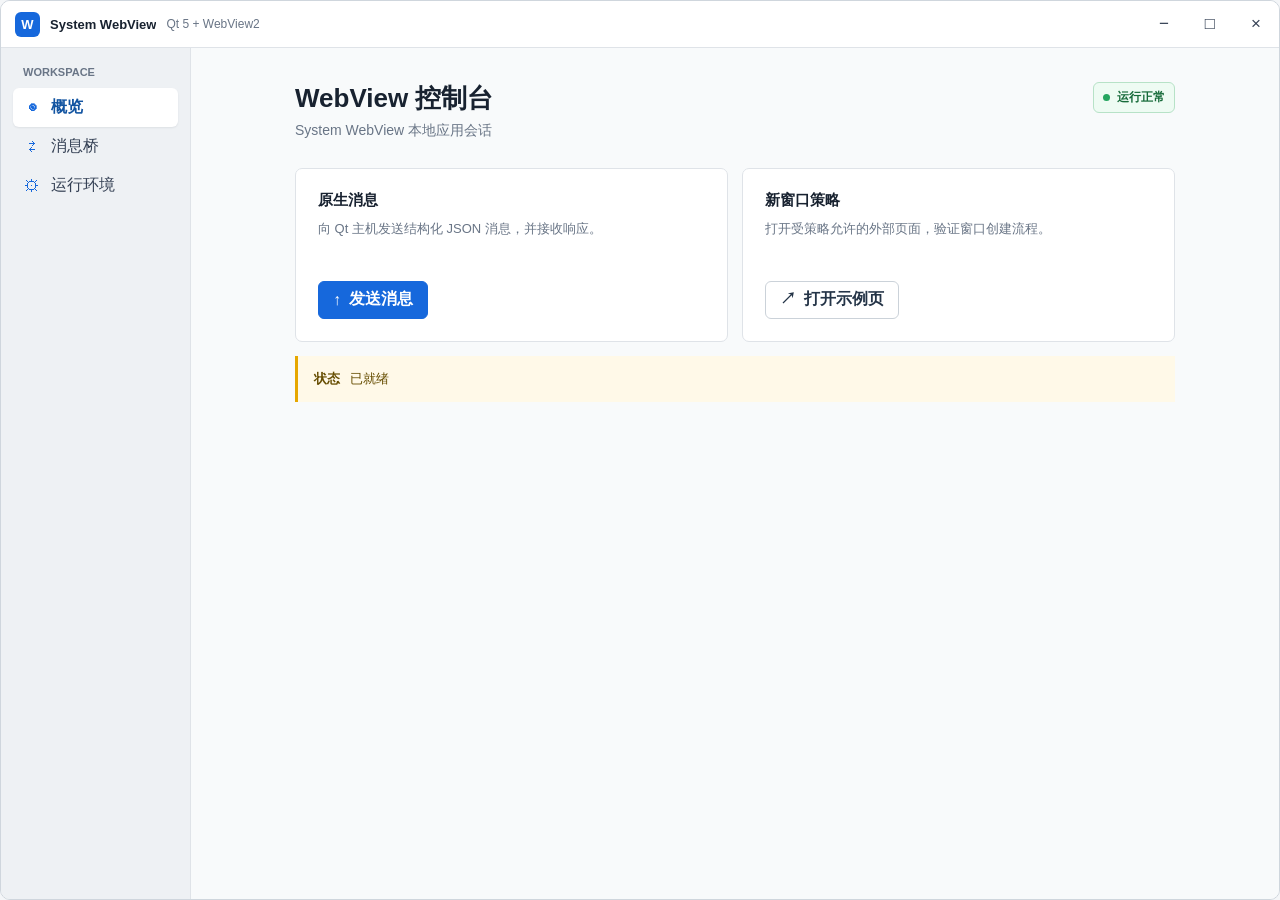
<file: samples/demo/resources/demo.html>
<!doctype html>
<html lang="zh-CN">
<meta charset="utf-8">
<meta name="viewport" content="width=device-width, initial-scale=1">
<title>System WebView</title>
<script>document.documentElement.classList.toggle('native-window', navigator.platform.startsWith('Mac'));</script>
<style>
  :root {
    color-scheme: light;
    font-family: Inter, "Segoe UI", "PingFang SC", sans-serif;
    color: #182230;
    background: #f4f6f8;
  }
  * { box-sizing: border-box; letter-spacing: 0; }
  html, body { width: 100%; height: 100%; margin: 0; overflow: hidden; }
  body {
    display: flex;
    flex-direction: column;
    border: 1px solid #cfd6dd;
    border-radius: 10px;
    background: #f8fafb;
    box-shadow: inset 0 1px #ffffffb3;
  }
  html.native-window body { border: 0; border-radius: 0; box-shadow: none; }
  button { font: inherit; }
  .titlebar {
    display: flex;
    flex: 0 0 46px;
    align-items: stretch;
    background: #ffffff;
    border-bottom: 1px solid #dfe3e8;
    user-select: none;
  }
  html.native-window .titlebar { display: none; }
  .drag-region {
    display: flex;
    min-width: 0;
    flex: 1;
    align-items: center;
    gap: 10px;
    padding: 0 14px;
  }
  .app-mark {
    display: grid;
    width: 25px;
    height: 25px;
    place-items: center;
    border-radius: 6px;
    background: #1668dc;
    color: #ffffff;
    font-size: 13px;
    font-weight: 700;
  }
  .app-name { overflow: hidden; font-size: 13px; font-weight: 600; text-overflow: ellipsis; white-space: nowrap; }
  .runtime { color: #697586; font-size: 12px; }
  .window-controls { display: flex; }
  .window-control {
    width: 46px;
    height: 46px;
    border: 0;
    background: transparent;
    color: #344054;
    cursor: default;
    font-size: 17px;
  }
  .window-control:hover { background: #eef1f4; }
  .window-control.close:hover { background: #c42b1c; color: #ffffff; }
  .shell { display: grid; min-height: 0; flex: 1; grid-template-columns: 190px 1fr; }
  nav {
    padding: 18px 12px;
    background: #eef1f4;
    border-right: 1px solid #dfe3e8;
  }
  .nav-label { margin: 0 10px 10px; color: #697586; font-size: 11px; font-weight: 700; text-transform: uppercase; }
  .nav-item {
    display: flex;
    width: 100%;
    align-items: center;
    gap: 10px;
    padding: 9px 10px;
    border: 0;
    border-radius: 6px;
    background: transparent;
    color: #344054;
    text-align: left;
  }
  .nav-item.active { background: #ffffff; color: #1254a1; font-weight: 600; box-shadow: 0 1px 2px #18223014; }
  .nav-icon { width: 18px; color: #1668dc; text-align: center; }
  main { min-width: 0; overflow: auto; padding: 34px 38px; background: #f8fafb; }
  .content { max-width: 880px; margin: 0 auto; }
  .page-head { display: flex; align-items: flex-start; justify-content: space-between; gap: 20px; }
  h1 { margin: 0; font-size: 26px; line-height: 1.25; }
  .subtitle { margin: 7px 0 0; color: #697586; font-size: 14px; }
  .badge {
    display: inline-flex;
    align-items: center;
    gap: 7px;
    padding: 6px 9px;
    border: 1px solid #b7e2c7;
    border-radius: 6px;
    background: #eefbf3;
    color: #176b3a;
    font-size: 12px;
    font-weight: 600;
    white-space: nowrap;
  }
  .dot { width: 7px; height: 7px; border-radius: 50%; background: #25a55f; }
  .panels { display: grid; margin-top: 28px; gap: 14px; grid-template-columns: repeat(2, minmax(0, 1fr)); }
  .panel { min-width: 0; padding: 22px; border: 1px solid #dfe3e8; border-radius: 7px; background: #ffffff; }
  .panel h2 { margin: 0; font-size: 15px; }
  .panel p { min-height: 42px; margin: 9px 0 20px; color: #697586; font-size: 13px; line-height: 1.6; }
  .action {
    display: inline-flex;
    min-height: 38px;
    align-items: center;
    justify-content: center;
    gap: 8px;
    padding: 0 14px;
    border: 1px solid #cbd2d9;
    border-radius: 6px;
    background: #ffffff;
    color: #243447;
    cursor: pointer;
    font-weight: 600;
  }
  .action:hover { background: #f4f6f8; }
  .action.primary { border-color: #1668dc; background: #1668dc; color: #ffffff; }
  .action.primary:hover { background: #1254a1; }
  .status-line {
    display: flex;
    margin-top: 14px;
    align-items: center;
    gap: 10px;
    padding: 14px 16px;
    border-left: 3px solid #e6a700;
    background: #fff9e8;
    color: #664d00;
    font-size: 13px;
  }
  @media (max-width: 720px) {
    .runtime, nav { display: none; }
    .shell { grid-template-columns: 1fr; }
    main { padding: 24px 18px; }
    .panels { grid-template-columns: 1fr; }
    .window-control { width: 42px; }
  }
  body.maximized { border: 0; border-radius: 0; }
</style>
<header class="titlebar">
  <div class="drag-region" id="drag-region">
    <span class="app-mark">W</span>
    <span class="app-name">System WebView</span>
    <span class="runtime">Qt 5 + WebView2</span>
  </div>
  <div class="window-controls">
    <button class="window-control" data-window="minimize" title="最小化" aria-label="最小化">&#8722;</button>
    <button class="window-control" data-window="maximize" title="最大化或还原" aria-label="最大化或还原">&#9633;</button>
    <button class="window-control close" data-window="close" title="关闭" aria-label="关闭">&#215;</button>
  </div>
</header>
<div class="shell">
  <nav aria-label="主导航">
    <p class="nav-label">Workspace</p>
    <button class="nav-item active"><span class="nav-icon">&#9673;</span>概览</button>
    <button class="nav-item"><span class="nav-icon">&#8644;</span>消息桥</button>
    <button class="nav-item"><span class="nav-icon">&#9881;</span>运行环境</button>
  </nav>
  <main>
    <div class="content">
      <div class="page-head">
        <div>
          <h1>WebView 控制台</h1>
          <p class="subtitle">System WebView 本地应用会话</p>
        </div>
        <span class="badge"><span class="dot"></span>运行正常</span>
      </div>
      <section class="panels">
        <article class="panel">
          <h2>原生消息</h2>
          <p>向 Qt 主机发送结构化 JSON 消息，并接收响应。</p>
          <button class="action primary" id="send"><span>&#8593;</span>发送消息</button>
        </article>
        <article class="panel">
          <h2>新窗口策略</h2>
          <p>打开受策略允许的外部页面，验证窗口创建流程。</p>
          <button class="action" id="new-tab"><span>&#8599;</span>打开示例页</button>
        </article>
      </section>
      <div class="status-line"><strong>状态</strong><span id="status">已就绪</span></div>
    </div>
  </main>
</div>
<script>
  const post = (type, payload) => window.systemWebView.postMessage({ version: 1, type, payload });
  document.querySelector('#drag-region').onmousedown = event => {
    if (event.button === 0) post('window', { action: 'drag' });
  };
  document.querySelector('#drag-region').ondblclick = () => post('window', { action: 'maximize' });
  document.querySelectorAll('[data-window]').forEach(button => {
    button.onclick = () => post('window', { action: button.dataset.window });
  });
  document.querySelector('#send').onclick = () => {
    post('hello', { message: 'Hello from System WebView' });
    document.querySelector('#status').textContent = '消息已发送';
  };
  document.querySelector('#new-tab').onclick = () => {
    window.open('https://example.com/', '_blank');
  };
  window.addEventListener('system-webview-message', event => {
    if (event.detail.type === 'window-state') {
      document.body.classList.toggle('maximized', event.detail.payload.maximized);
      return;
    }
    document.querySelector('#status').textContent = event.detail.payload.message;
  });
</script>
</html>
</file>
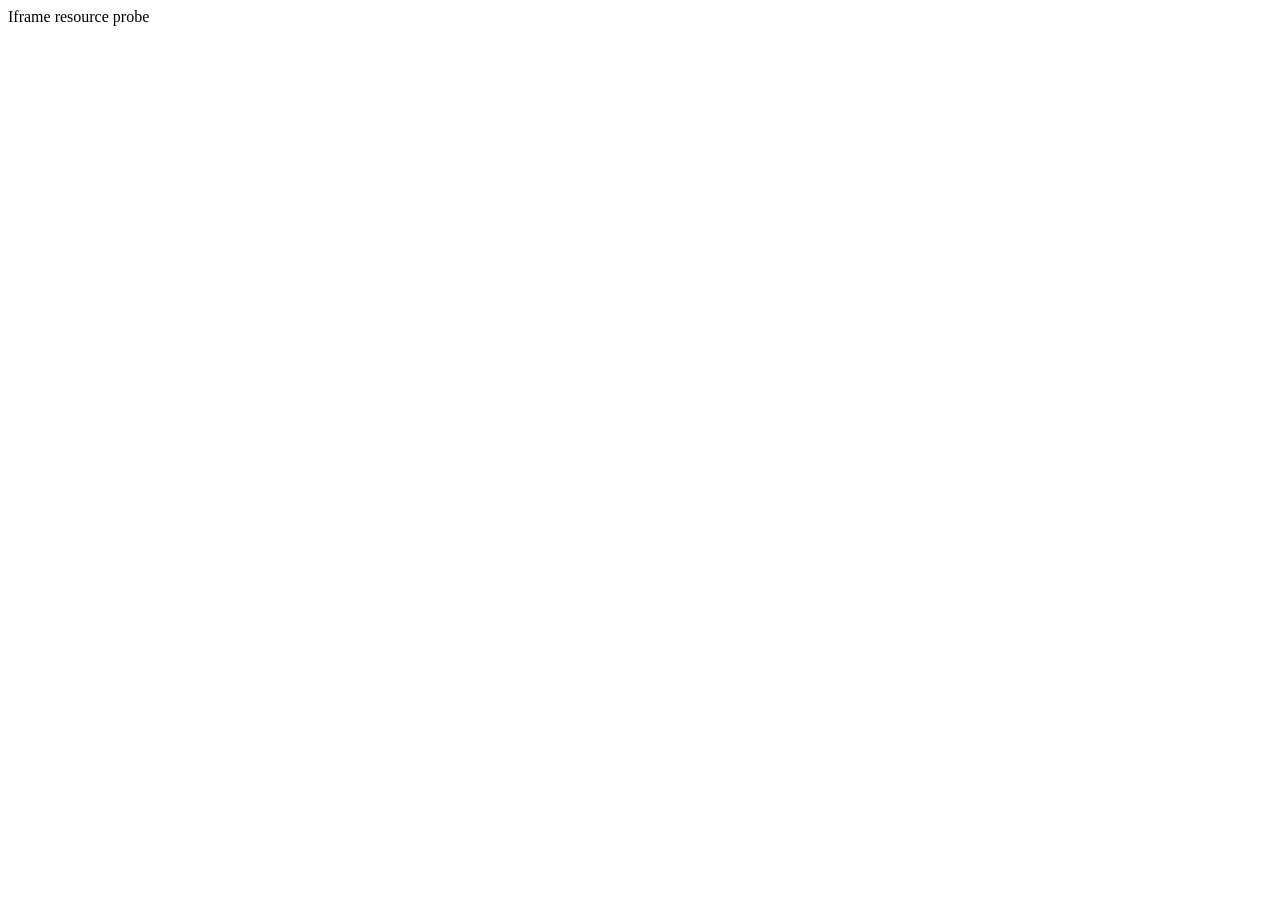
<file: tests/assets/cross-origin-iframe/child.html>
<!doctype html>
<html>
<head>
    <meta charset="utf-8">
    <link rel="stylesheet" href="app://iframe-child/style.css">
    <script type="module" src="app://iframe-child/script.js"></script>
</head>
<body>Iframe resource probe</body>
</html>
</file>
